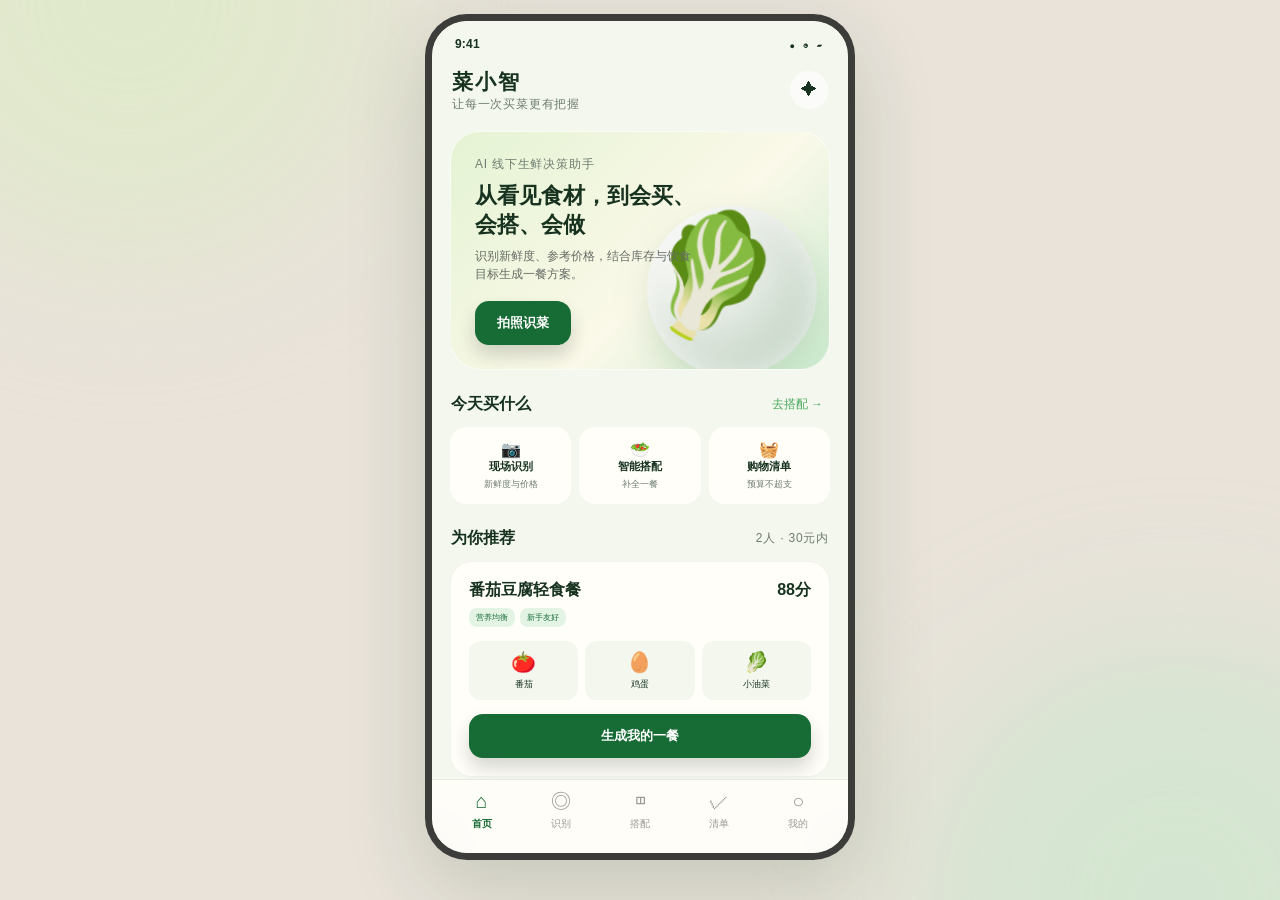
<file: web-demo/index.html>
<!doctype html>
<html lang="zh-CN">
<head>
  <meta charset="UTF-8" />
  <meta name="viewport" content="width=device-width, initial-scale=1.0, viewport-fit=cover" />
  <meta name="theme-color" content="#f4f7ee" />
  <meta name="description" content="菜小智——让AI从看见食材走向会买、会搭、会做" />
  <title>菜小智 VegiSmart · 交互演示</title>
  <link rel="stylesheet" href="./styles.css" />
</head>
<body>
  <div class="ambient ambient-a"></div>
  <div class="ambient ambient-b"></div>

  <main class="app-shell" aria-label="菜小智交互演示">
    <header class="status-bar">
      <span>9:41</span>
      <span class="status-icons">● ◔ ▰</span>
    </header>

    <section id="app" class="app-content" aria-live="polite"></section>

    <nav class="bottom-nav" aria-label="主导航">
      <button class="nav-item active" data-route="home" aria-label="首页">
        <span class="nav-icon">⌂</span><span>首页</span>
      </button>
      <button class="nav-item" data-route="recognize" aria-label="识别">
        <span class="nav-icon">◎</span><span>识别</span>
      </button>
      <button class="nav-item" data-route="pairing" aria-label="搭配">
        <span class="nav-icon">◫</span><span>搭配</span>
      </button>
      <button class="nav-item" data-route="list" aria-label="购物清单">
        <span class="nav-icon">✓</span><span>清单</span>
      </button>
      <button class="nav-item" data-route="profile" aria-label="我的">
        <span class="nav-icon">○</span><span>我的</span>
      </button>
    </nav>
  </main>

  <div id="toast" class="toast" role="status"></div>
  <div id="modal-root"></div>
  <script src="./app.js"></script>
</body>
</html>
</file>
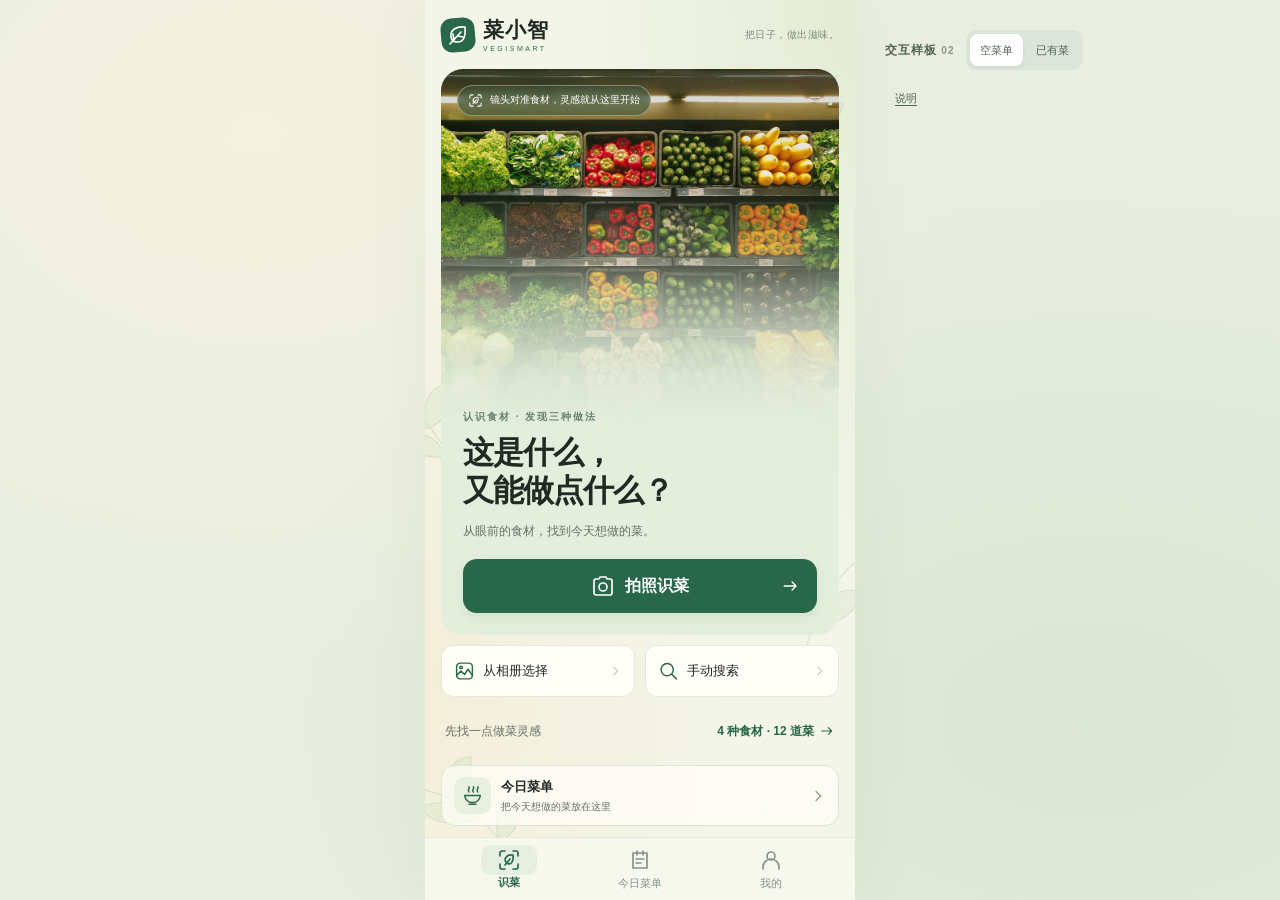
<file: web-demo/ui-preview/index.html>
<!doctype html>
<html lang="zh-CN">
<head>
<meta charset="utf-8"><meta name="viewport" content="width=device-width,initial-scale=1,viewport-fit=cover">
<meta name="theme-color" content="#f7f8f3"><title>菜小智 · 识菜首页</title>
<link rel="stylesheet" href="tokens.css?v=6"><link rel="stylesheet" href="styles.css?v=6"><link rel="stylesheet" href="pages.css?v=6">
</head>
<body>
<aside class="review-tools" aria-label="设计样板控制"><span>首页样板 <i>01</i></span><div role="group" aria-label="今日菜单预览状态"><button data-state="empty" aria-pressed="true">空菜单</button><button data-state="filled" aria-pressed="false">已有菜</button></div><button id="about-preview" aria-label="查看样板说明">说明</button></aside>
<div class="app">
<header class="brand"><a class="brand-name" href="#" aria-label="菜小智首页"><span class="brand-mark" data-icon="leaf"></span><span>菜小智<small>VEGISMART</small></span></a><span class="brand-note">把日子，做出滋味。</span></header>
<main id="home-page">
<section class="hero" aria-labelledby="hero-title">
<div class="hero-photo"><img src="assets/market.jpg" alt="菜市场中整齐摆放的绿叶菜、彩椒和其他新鲜蔬菜"><span class="photo-note"><span data-icon="scan"></span> 镜头对准食材，灵感就从这里开始</span></div>
<div class="hero-body"><span class="eyebrow">认识食材 · 发现三种做法</span><h1 id="hero-title">这是什么，<br>又能做点什么？</h1><p>从眼前的食材，找到今天想做的菜。</p><button class="primary" id="take-photo"><span data-icon="camera"></span>拍照识菜<span class="button-arrow" data-icon="arrow"></span></button></div>
</section>
<div class="secondary-actions"><button id="choose-photo"><span class="action-icon" data-icon="image"></span><span>从相册选择</span><span class="chevron" data-icon="chevron"></span></button><button id="open-search"><span class="action-icon" data-icon="search"></span><span>手动搜索</span><span class="chevron" data-icon="chevron"></span></button></div>
<button class="home-menu" id="view-menu"><span class="home-menu-icon" data-icon="bowl"></span><span><strong>今日菜单 <span id="menu-count"></span></strong><small id="menu-preview">把今天想做的菜放在这里</small></span><span data-icon="chevron"></span></button>
</main>
<main id="route-page" hidden tabindex="-1"></main>
<nav class="bottom-nav" aria-label="主导航"><button class="active" aria-current="page" id="nav-home"><span data-icon="scan"></span><span>识菜</span></button><button id="nav-menu"><span class="nav-icon-wrap"><span data-icon="menu"></span><b id="nav-badge" hidden>1</b></span><span>今日菜单</span></button><button id="nav-me"><span data-icon="user"></span><span>我的</span></button></nav>
</div>
<input id="camera-file" type="file" accept="image/*" capture="environment" hidden><input id="album-file" type="file" accept="image/*" hidden>
<dialog id="sheet" aria-labelledby="sheet-title"><div class="sheet-handle"></div><div class="sheet-heading"><h2 id="sheet-title"></h2><button id="close-sheet" aria-label="关闭弹层"><span data-icon="close"></span></button></div><div id="sheet-body"></div></dialog>
<div id="toast" role="status" aria-live="polite"></div><script src="data.js?v=6"></script><script src="photo-library.js?v=6"></script><script src="photo-match.js?v=6"></script><script src="api.js?v=6"></script><script src="app.js?v=6"></script>
</body></html>
</file>
<file: web-demo/styles.css>
:root {
  --bg: #f4f7ee;
  --surface: #fffef9;
  --surface-2: #edf3e5;
  --ink: #17321f;
  --muted: #6f7c70;
  --line: rgba(23, 50, 31, .09);
  --green: #48a95e;
  --green-deep: #176b35;
  --green-soft: #e3f4e5;
  --rose: #e15b4f;
  --rose-soft: #fce9e5;
  --amber: #d69a2d;
  --amber-soft: #fff2d7;
  --shadow: 0 28px 80px rgba(40, 75, 42, .18);
  --radius-xl: 30px;
  --radius-lg: 23px;
  --radius-md: 17px;
}

* { box-sizing: border-box; }

html, body {
  margin: 0;
  min-height: 100%;
  font-family: "SF Pro Display", "PingFang SC", "HarmonyOS Sans SC", "Microsoft YaHei", sans-serif;
  color: var(--ink);
  background: #e9e3da;
}

body {
  min-height: 100vh;
  display: grid;
  place-items: center;
  overflow-x: hidden;
}

button, input { font: inherit; }
button { -webkit-tap-highlight-color: transparent; }

.ambient {
  position: fixed;
  width: 40vw;
  aspect-ratio: 1;
  border-radius: 50%;
  filter: blur(80px);
  opacity: .5;
  pointer-events: none;
}
.ambient-a { background: #d9efbf; top: -20vw; left: -10vw; }
.ambient-b { background: #bfe7c7; right: -12vw; bottom: -20vw; }

.app-shell {
  position: relative;
  width: min(430px, 100vw);
  height: min(900px, 100vh);
  min-height: 680px;
  background: var(--bg);
  box-shadow: var(--shadow);
  overflow: hidden;
}

.status-bar {
  height: 38px;
  display: flex;
  justify-content: space-between;
  align-items: end;
  padding: 0 23px 8px;
  font-size: 12px;
  font-weight: 700;
  letter-spacing: .2px;
  position: relative;
  z-index: 20;
  background: linear-gradient(var(--bg) 75%, transparent);
}
.status-icons { font-size: 9px; letter-spacing: 3px; }

.app-content {
  height: calc(100% - 112px);
  overflow: auto;
  scrollbar-width: none;
  padding: 0 18px 28px;
}
.app-content::-webkit-scrollbar { display: none; }

.bottom-nav {
  position: absolute;
  z-index: 30;
  left: 0; right: 0; bottom: 0;
  height: 74px;
  display: grid;
  grid-template-columns: repeat(5, 1fr);
  padding: 8px 10px max(8px, env(safe-area-inset-bottom));
  border-top: 1px solid var(--line);
  background: rgba(255, 253, 249, .92);
  backdrop-filter: blur(18px);
}
.nav-item {
  border: 0;
  background: transparent;
  color: #999b96;
  display: flex;
  flex-direction: column;
  align-items: center;
  gap: 4px;
  font-size: 10px;
  cursor: pointer;
}
.nav-icon { font-size: 20px; line-height: 24px; }
.nav-item.active { color: var(--green-deep); font-weight: 700; }

.page-enter { animation: pageIn .35s cubic-bezier(.2,.75,.2,1); }
@keyframes pageIn { from { opacity: 0; transform: translateY(8px); } }

.topline, .section-title-row, .card-head, .routine-row, .product-row, .profile-row {
  display: flex;
  align-items: center;
  justify-content: space-between;
}
.topline { padding: 9px 2px 18px; }
.brand { font-family: "STSong", "Songti SC", serif; font-weight: 700; font-size: 21px; letter-spacing: 2px; }
.icon-button {
  border: 0;
  width: 38px; height: 38px;
  border-radius: 50%;
  background: rgba(255,255,255,.65);
  color: var(--ink);
  cursor: pointer;
}

.eyebrow { color: var(--muted); font-size: 12px; letter-spacing: .8px; }
h1 { font-size: 28px; margin: 0 0 6px; line-height: 1.22; letter-spacing: -.5px; }
h2 { font-size: 20px; margin: 0; letter-spacing: -.2px; }
h3 { font-size: 16px; margin: 0; }
p { margin: 0; }
.subtle { color: var(--muted); font-size: 13px; line-height: 1.6; }
.section-title-row { margin: 24px 1px 12px; }
.text-button { color: var(--green); border: 0; background: transparent; font-size: 12px; cursor: pointer; }

.hero-card {
  position: relative;
  overflow: hidden;
  min-height: 198px;
  padding: 24px;
  border-radius: var(--radius-xl);
  background: linear-gradient(135deg, #ebe3d8 0%, #f9f6f0 62%, #d8e1d9 100%);
  border: 1px solid rgba(255,255,255,.7);
}
.hero-card::after {
  content: "";
  position: absolute;
  width: 170px; height: 170px;
  border-radius: 50%;
  right: -38px; bottom: -60px;
  background: radial-gradient(circle at 35% 30%, rgba(255,255,255,.95), rgba(164,181,168,.55));
  box-shadow: inset 0 0 30px rgba(255,255,255,.7);
}
.hero-copy { position: relative; z-index: 2; width: 68%; }
.hero-title { font-size: 22px; font-weight: 750; margin: 8px 0 7px; line-height: 1.35; }
.hero-note { color: #666b65; font-size: 12px; line-height: 1.55; }
.primary-button {
  border: 0;
  background: var(--ink);
  color: white;
  height: 44px;
  padding: 0 22px;
  border-radius: 14px;
  font-size: 13px;
  font-weight: 700;
  cursor: pointer;
  box-shadow: 0 10px 18px rgba(30,33,30,.18);
}
.hero-card .primary-button { margin-top: 17px; }
.primary-button:active, .soft-button:active, .choice-chip:active { transform: scale(.98); }
.primary-button.full { width: 100%; margin-top: 14px; }
.primary-button.green { background: var(--green-deep); }
.primary-button[disabled] { opacity: .42; cursor: default; }

.surface-card {
  background: var(--surface);
  border: 1px solid rgba(30,33,30,.05);
  border-radius: var(--radius-lg);
  padding: 18px;
  box-shadow: 0 8px 24px rgba(68,59,47,.045);
}
.card-head { margin-bottom: 15px; }
.score-mini {
  width: 44px; height: 44px; border-radius: 50%;
  display: grid; place-items: center;
  background: conic-gradient(var(--green) 0 78%, #e7e2da 78%);
  position: relative; font-size: 12px; font-weight: 800;
}
.score-mini::after { content:""; position:absolute; inset:4px; background:var(--surface); border-radius:50%; }
.score-mini span { position:relative; z-index:1; }

.metric-grid { display: grid; grid-template-columns: repeat(4,1fr); gap: 7px; }
.metric {
  min-width: 0;
  padding: 11px 8px;
  border-radius: 14px;
  background: #f6f3ee;
}
.metric-label { font-size: 10px; color: var(--muted); }
.metric-value { font-size: 18px; font-weight: 800; margin: 5px 0 7px; }
.metric-bar { height: 3px; border-radius: 4px; background: #e2ddd5; overflow: hidden; }
.metric-bar i { display:block; height:100%; border-radius:4px; background:var(--green); }
.metric:nth-child(2) .metric-bar i { background: var(--rose); }
.metric:nth-child(3) .metric-bar i { background: var(--amber); }
.metric:nth-child(4) .metric-bar i { background: #778c83; }

.advice-card {
  display:flex; gap:12px; align-items:center;
  border-radius: 18px;
  padding: 14px;
  background: var(--amber-soft);
  color: #66513a;
}
.advice-icon { width:36px; height:36px; flex:0 0 36px; display:grid; place-items:center; border-radius:50%; background:rgba(255,255,255,.75); }
.advice-card strong { display:block; font-size:13px; margin-bottom:3px; }
.advice-card span { font-size:11px; line-height:1.45; }

.page-header { padding: 12px 2px 20px; }
.page-header .back { margin-bottom: 20px; margin-left: -3px; }
.back { border:0; background:transparent; font-size:24px; cursor:pointer; }

.steps { display:flex; align-items:center; margin: 4px 4px 24px; }
.step-dot { width:24px; height:24px; border-radius:50%; display:grid; place-items:center; background:#e5e0d9; color:#8b8b86; font-size:10px; font-weight:700; }
.step-dot.active, .step-dot.done { background:var(--green-deep); color:white; }
.step-line { flex:1; height:1px; background:#ded9d1; }
.step-line.done { background:var(--green); }

.scan-stage {
  min-height: 520px;
  display: flex;
  flex-direction: column;
}
.face-stage {
  position:relative;
  height: 315px;
  border-radius: 30px;
  overflow:hidden;
  display:grid;
  place-items:center;
  background: radial-gradient(circle at 50% 38%, #f8e9df, #d8c6bb 58%, #b5aaa2);
}
.face {
  position:relative;
  width:176px; height:235px;
  border-radius: 49% 49% 44% 44% / 42% 42% 58% 58%;
  background: linear-gradient(135deg,#f3d9c9,#dcae99);
  box-shadow: inset -18px -10px 35px rgba(116,70,56,.12), 0 18px 30px rgba(90,63,50,.16);
}
.face::before, .face::after {
  content:""; position:absolute; top:91px; width:28px; height:7px; border-radius:50%; background:#56453f;
}
.face::before { left:37px; } .face::after { right:37px; }
.nose { position:absolute; left:50%; top:102px; width:12px; height:36px; transform:translateX(-50%); border-right:2px solid rgba(97,61,50,.22); border-radius:50%; }
.mouth { position:absolute; left:50%; top:164px; width:42px; height:13px; transform:translateX(-50%); border-bottom:3px solid #a86465; border-radius:50%; }
.face-grid { position:absolute; inset:0; opacity:.55; background-image:radial-gradient(circle,rgba(255,255,255,.95) 1px, transparent 1.5px); background-size:17px 17px; mask-image:radial-gradient(ellipse 96px 125px at center,black 95%,transparent 100%); }
.face-frame { position:absolute; width:225px; height:278px; border:1.5px solid rgba(255,255,255,.9); border-radius:46%; }
.face-frame::before,.face-frame::after { content:""; position:absolute; width:24px; height:24px; border-color:white; }
.scan-line { position:absolute; left:68px; right:68px; height:1px; background:#e8fff1; box-shadow:0 0 12px #fff; top:20%; animation:scan 2.2s ease-in-out infinite alternate; display:none; }
.scanning .scan-line { display:block; }
@keyframes scan { to { top:82%; } }
.camera-note { position:absolute; bottom:15px; left:50%; transform:translateX(-50%); background:rgba(31,35,31,.72); color:white; padding:8px 13px; border-radius:20px; font-size:10px; white-space:nowrap; backdrop-filter:blur(8px); }

.tip-list { margin:18px 0 0; display:grid; gap:10px; }
.tip-item { display:flex; gap:10px; align-items:center; color:#5d625d; font-size:12px; }
.tip-check { width:22px; height:22px; display:grid; place-items:center; border-radius:50%; background:var(--green-soft); color:var(--green); font-weight:800; }

.question-card { padding: 21px; margin-bottom:12px; }
.question-card h3 { margin-bottom:13px; }
.choice-wrap { display:flex; flex-wrap:wrap; gap:8px; }
.choice-chip {
  border:1px solid var(--line);
  background:#f8f6f2;
  color:#5d615c;
  padding:9px 13px;
  border-radius:18px;
  font-size:12px;
  cursor:pointer;
}
.choice-chip.selected { background:var(--green-deep); color:white; border-color:var(--green-deep); }
.budget { display:grid; grid-template-columns:repeat(3,1fr); gap:8px; }

.loading-panel { text-align:center; padding-top:60px; }
.loading-orb {
  width:124px; height:124px; margin:0 auto 28px; border-radius:50%;
  background:radial-gradient(circle at 35% 30%,#fff,#dce7de 46%,#607969);
  animation:pulse 1.6s ease-in-out infinite;
}
@keyframes pulse { 50% { transform:scale(1.06); box-shadow:0 0 0 24px rgba(95,121,104,.06); } }
.loading-lines { display:grid; gap:11px; margin:28px 24px; }
.loading-row { display:flex; justify-content:space-between; font-size:12px; color:var(--muted); }
.loading-row.done { color:var(--green-deep); }

.result-hero {
  display:grid; grid-template-columns:118px 1fr; gap:18px; align-items:center;
  padding:22px; border-radius:28px; background:linear-gradient(145deg,#e5eee7,#fffaf3);
}
.big-score { width:112px; height:112px; border-radius:50%; display:grid; place-items:center; background:conic-gradient(var(--green-deep) 0 78%,rgba(255,255,255,.7) 78%); }
.big-score-inner { width:91px; height:91px; border-radius:50%; display:grid; place-items:center; background:#fbfaf6; }
.big-score strong { font-size:34px; line-height:1; }
.big-score small { font-size:9px; color:var(--muted); }
.result-hero h2 { margin-bottom:7px; }
.result-tag { display:inline-flex; margin-top:10px; padding:6px 9px; border-radius:12px; background:rgba(255,255,255,.75); color:var(--green-deep); font-size:10px; font-weight:700; }

.issue-list { display:grid; gap:10px; }
.issue {
  padding:16px;
  border-radius:18px;
  background:var(--surface);
  display:grid;
  grid-template-columns:42px 1fr auto;
  gap:12px;
  align-items:center;
}
.issue-rank { width:36px; height:36px; border-radius:12px; display:grid; place-items:center; background:var(--rose-soft); color:var(--rose); font-weight:800; }
.issue:nth-child(2) .issue-rank { background:var(--amber-soft); color:var(--amber); }
.issue:nth-child(3) .issue-rank { background:var(--green-soft); color:var(--green); }
.issue-name { font-size:13px; font-weight:700; }
.issue-desc { font-size:10px; color:var(--muted); margin-top:3px; }
.issue-score { font-size:16px; font-weight:800; }

.segmented { display:grid; grid-template-columns:1fr 1fr; background:#eae6df; padding:4px; border-radius:14px; margin:0 0 16px; }
.segment { border:0; background:transparent; height:36px; border-radius:11px; color:var(--muted); cursor:pointer; }
.segment.active { background:var(--surface); color:var(--ink); box-shadow:0 4px 10px rgba(60,50,40,.08); font-weight:700; }

.routine-list { position:relative; }
.routine-list::before { content:""; position:absolute; left:20px; top:31px; bottom:31px; width:1px; background:#dcd8d1; }
.routine-row { position:relative; justify-content:flex-start; gap:13px; padding:10px 0; }
.routine-num { position:relative; z-index:2; width:40px; height:40px; flex:0 0 40px; border-radius:14px; display:grid; place-items:center; background:var(--surface-2); font-size:12px; font-weight:800; }
.routine-copy { flex:1; }
.routine-copy strong { font-size:13px; }
.routine-copy p { color:var(--muted); font-size:10px; margin-top:4px; }
.routine-time { font-size:10px; color:var(--green); }

.safety-note { margin-top:16px; padding:14px; border-radius:16px; background:var(--rose-soft); color:#76534e; font-size:11px; line-height:1.55; }

.product-row { gap:13px; padding:12px 0; border-bottom:1px solid var(--line); }
.product-row:last-child { border-bottom:0; }
.product-image { width:52px; height:64px; flex:0 0 52px; border-radius:14px; background:linear-gradient(160deg,#efebe3,#d8e2da); display:grid; place-items:center; font-size:25px; }
.product-copy { flex:1; min-width:0; }
.product-copy strong { display:block; font-size:12px; }
.product-copy p { color:var(--muted); font-size:10px; margin:5px 0; white-space:nowrap; overflow:hidden; text-overflow:ellipsis; }
.product-meta { display:flex; gap:5px; }
.pill { display:inline-flex; padding:4px 7px; background:var(--green-soft); color:var(--green-deep); border-radius:8px; font-size:8px; }
.pill.risk { background:var(--amber-soft); color:#8b6637; }
.heart { border:0; background:transparent; color:#9b9c98; font-size:18px; cursor:pointer; }
.heart.saved { color:var(--rose); }

.progress-card { padding:20px 18px; }
.trend-number { font-size:31px; font-weight:800; }
.trend-number small { font-size:11px; color:var(--green); margin-left:5px; }
.chart { height:160px; margin-top:15px; position:relative; border-bottom:1px solid #dedad3; background:repeating-linear-gradient(to bottom,transparent 0 39px,rgba(30,33,30,.055) 40px); }
.chart svg { width:100%; height:100%; overflow:visible; }
.chart-labels { display:flex; justify-content:space-between; color:var(--muted); font-size:8px; margin-top:8px; }
.compare-grid { display:grid; grid-template-columns:1fr 1fr; gap:10px; }
.compare-photo { height:145px; border-radius:19px; background:radial-gradient(circle at 48% 43%,#e4bda9,#c5947d 45%,#836556); position:relative; overflow:hidden; }
.compare-photo::after { content:attr(data-label); position:absolute; bottom:8px; left:8px; padding:5px 8px; border-radius:9px; background:rgba(255,255,255,.72); font-size:9px; }
.compare-photo.after { filter:saturate(.87) brightness(1.07); }

.profile-hero { text-align:center; padding:18px 0 22px; }
.avatar { width:76px; height:76px; margin:0 auto 10px; border-radius:50%; display:grid; place-items:center; background:linear-gradient(145deg,#dbe5dd,#f3dfd2); font-size:31px; box-shadow:0 0 0 6px rgba(255,255,255,.65); }
.profile-hero h2 { margin-bottom:5px; }
.profile-row { padding:16px 2px; border-bottom:1px solid var(--line); font-size:13px; }
.profile-row span:last-child { color:var(--muted); font-size:12px; }
.privacy-card { background:var(--green-deep); color:white; }
.privacy-card .subtle { color:rgba(255,255,255,.68); }

.chat-fab {
  position:absolute; right:20px; bottom:88px; width:54px; height:54px; border:0; border-radius:50%; z-index:25;
  background:var(--green-deep); color:white; box-shadow:0 12px 24px rgba(52,74,59,.28); font-size:20px; cursor:pointer;
}
.modal-backdrop { position:fixed; inset:0; z-index:100; display:grid; place-items:end center; background:rgba(30,33,30,.28); backdrop-filter:blur(5px); }
.chat-sheet { width:min(430px,100%); height:min(650px,82vh); background:var(--bg); border-radius:30px 30px 0 0; padding:18px; display:flex; flex-direction:column; animation:sheetIn .3s ease; }
@keyframes sheetIn { from { transform:translateY(100%); } }
.sheet-handle { width:38px; height:4px; margin:0 auto 14px; border-radius:4px; background:#d1ccc4; }
.chat-head { display:flex; align-items:center; justify-content:space-between; margin-bottom:15px; }
.chat-messages { flex:1; overflow:auto; display:flex; flex-direction:column; gap:10px; padding:4px 0; }
.bubble { max-width:82%; border-radius:17px; padding:11px 13px; font-size:12px; line-height:1.55; background:white; }
.bubble.user { margin-left:auto; background:var(--green-deep); color:white; border-bottom-right-radius:5px; }
.bubble.ai { border-bottom-left-radius:5px; }
.quick-questions { display:flex; gap:7px; overflow:auto; padding:8px 0; }
.quick-question { border:1px solid var(--line); background:white; white-space:nowrap; border-radius:15px; padding:8px 10px; font-size:10px; cursor:pointer; }
.chat-input { display:flex; gap:8px; padding-top:8px; }
.chat-input input { flex:1; min-width:0; border:1px solid var(--line); background:white; border-radius:15px; padding:0 13px; outline:none; }
.chat-input button { width:45px; height:42px; border:0; border-radius:14px; background:var(--ink); color:white; cursor:pointer; }

.toast { position:fixed; z-index:200; left:50%; bottom:105px; transform:translate(-50%,20px); opacity:0; background:rgba(30,33,30,.9); color:white; padding:10px 15px; border-radius:18px; font-size:11px; transition:.25s; pointer-events:none; }
.toast.show { opacity:1; transform:translate(-50%,0); }

@media (min-width: 700px) {
  .app-shell { border-radius: 42px; border: 7px solid rgba(35,35,34,.88); height:min(880px,94vh); }
  .status-bar { border-radius: 34px 34px 0 0; }
}

@media (max-height: 720px) {
  .app-shell { min-height:100vh; }
  .face-stage { height:250px; }
}

/* VegiSmart 专属组件 */
.veg-hero {
  position: relative;
  min-height: 210px;
  overflow: hidden;
  padding: 24px;
  border-radius: 30px;
  background: linear-gradient(135deg, #e4f3d3 0%, #fbf9e9 58%, #ccebd0 100%);
}
.veg-hero::after {
  content: "🥬";
  position: absolute;
  right: 12px;
  bottom: -7px;
  font-size: 112px;
  transform: rotate(-9deg);
  filter: drop-shadow(0 15px 18px rgba(35, 92, 46, .18));
}
.veg-hero .hero-copy { width: 67%; }
.fresh-strip {
  display: grid;
  grid-template-columns: repeat(3, 1fr);
  gap: 8px;
}
.fresh-item {
  border: 0;
  color: var(--ink);
  padding: 13px 10px;
  border-radius: 16px;
  background: var(--surface);
  text-align: center;
}
.fresh-emoji { display: block; font-size: 28px; margin-bottom: 7px; }
.fresh-item strong { display: block; font-size: 11px; }
.fresh-item small { display: block; margin-top: 4px; color: var(--muted); font-size: 9px; }

.recognize-stage {
  height: 320px;
  border-radius: 30px;
  position: relative;
  display: grid;
  place-items: center;
  overflow: hidden;
  background: radial-gradient(circle at 50% 42%, #f8f4d2 0 22%, #d8e7bd 53%, #86a771 100%);
}
.tomato {
  width: 168px;
  height: 152px;
  position: relative;
  border-radius: 48% 52% 54% 46%;
  background: radial-gradient(circle at 35% 28%, #ff8f76 0 8%, #ed4b3e 35%, #bd271f 75%);
  box-shadow: inset -18px -16px 30px rgba(104, 19, 16, .24), 0 22px 35px rgba(65, 66, 36, .2);
}
.tomato::before {
  content: "✦";
  position: absolute;
  top: -34px;
  left: 50%;
  color: #287b39;
  font-size: 62px;
  transform: translateX(-50%) rotate(12deg);
}
.scan-frame {
  position: absolute;
  width: 255px;
  height: 235px;
  border: 2px solid rgba(255,255,255,.92);
  border-radius: 32px;
}
.recognize-stage .scan-line {
  left: 52px;
  right: 52px;
  display: block;
  background: #d8ffd8;
}
.scan-badge {
  position: absolute;
  bottom: 17px;
  left: 50%;
  transform: translateX(-50%);
  padding: 8px 13px;
  border-radius: 18px;
  color: white;
  background: rgba(20, 61, 31, .76);
  backdrop-filter: blur(8px);
  white-space: nowrap;
  font-size: 10px;
}
.recognition-result {
  display: grid;
  grid-template-columns: 92px 1fr;
  gap: 16px;
  align-items: center;
  padding: 18px;
  border-radius: 24px;
  background: linear-gradient(145deg, #e2f3dc, #fffdf2);
}
.mini-produce {
  height: 92px;
  display: grid;
  place-items: center;
  border-radius: 20px;
  background: #f3edc4;
  font-size: 55px;
}
.confidence { color: var(--green-deep); font-size: 10px; font-weight: 700; }
.fresh-score {
  display: grid;
  grid-template-columns: auto 1fr auto;
  gap: 12px;
  align-items: center;
  margin-top: 15px;
}
.fresh-score strong { font-size: 30px; color: var(--green-deep); }
.fresh-bar { height: 7px; overflow: hidden; border-radius: 8px; background: #e5e8de; }
.fresh-bar i { display: block; width: 96%; height: 100%; background: linear-gradient(90deg,#8fca5b,#35a853); }

.fact-grid { display: grid; grid-template-columns: 1fr 1fr; gap: 9px; }
.fact-card { padding: 14px; border-radius: 17px; background: var(--surface); }
.fact-card small { display:block; color:var(--muted); font-size:9px; }
.fact-card strong { display:block; margin-top:6px; font-size:14px; }

.ingredient-tray { display:flex; gap:9px; overflow:auto; padding:2px 0 4px; }
.ingredient-chip {
  min-width:76px;
  padding:12px 10px;
  text-align:center;
  border-radius:17px;
  background:var(--surface);
  border:1px solid var(--line);
}
.ingredient-chip span { display:block; font-size:27px; }
.ingredient-chip strong { display:block; margin-top:6px; font-size:10px; }
.ingredient-chip.add { color:var(--green-deep); border-style:dashed; cursor:pointer; }

.meal-card {
  padding: 18px;
  border-radius: 22px;
  background: var(--surface);
  margin-bottom: 11px;
  border: 1px solid rgba(23, 50, 31, .05);
}
.meal-head { display:flex; justify-content:space-between; gap:12px; align-items:flex-start; }
.meal-title { font-size:16px; font-weight:800; }
.meal-tags { display:flex; gap:5px; margin-top:7px; }
.meal-ingredients { display:grid; grid-template-columns:repeat(3,1fr); gap:7px; margin-top:14px; }
.meal-ingredient { padding:9px 6px; border-radius:12px; background:#f4f7ee; text-align:center; font-size:9px; }
.meal-ingredient span { display:block; font-size:20px; margin-bottom:4px; }

.shopping-summary {
  display:grid;
  grid-template-columns:1fr auto;
  gap:12px;
  align-items:end;
  padding:19px;
  border-radius:23px;
  color:white;
  background:linear-gradient(135deg,#1d743b,#419e56);
}
.shopping-summary strong { font-size:30px; }
.shopping-list { display:grid; gap:9px; }
.shopping-row {
  display:grid;
  grid-template-columns:34px 1fr auto;
  gap:11px;
  align-items:center;
  padding:13px;
  border-radius:17px;
  background:var(--surface);
  cursor:pointer;
}
.shopping-check {
  width:28px;height:28px;border-radius:10px;
  display:grid;place-items:center;
  border:1px solid #cad6c6;color:white;
}
.shopping-row.done .shopping-check { background:var(--green); border-color:var(--green); }
.shopping-row.done .shopping-name { text-decoration:line-through; color:var(--muted); }
.shopping-name { font-size:13px;font-weight:700; }
.shopping-note { margin-top:3px;color:var(--muted);font-size:9px; }
.shopping-price { font-size:13px;font-weight:800; }

.cook-hero {
  height:200px;
  padding:20px;
  border-radius:26px;
  position:relative;
  overflow:hidden;
  background:linear-gradient(135deg,#f9de9d,#f6b46f);
}
.cook-hero::after { content:"🍅"; position:absolute; right:9px; bottom:-13px; font-size:118px; }
.cook-hero > * { position:relative; z-index:1; }
.step-card { display:grid; grid-template-columns:42px 1fr; gap:12px; padding:14px 0; border-bottom:1px solid var(--line); }
.step-card:last-child { border-bottom:0; }
.step-number { width:38px;height:38px;border-radius:13px;display:grid;place-items:center;background:var(--green-soft);color:var(--green-deep);font-weight:800; }
.step-copy strong {font-size:13px;}
.step-copy p {font-size:11px;color:var(--muted);line-height:1.55;margin-top:5px;}
.timer-button {border:0;background:var(--amber-soft);color:#8b5f17;border-radius:11px;padding:6px 9px;font-size:9px;margin-top:7px;cursor:pointer;}

.diet-stats { display:grid;grid-template-columns:repeat(3,1fr);gap:8px; }
.diet-stat {text-align:center;padding:15px 8px;background:var(--surface);border-radius:17px;}
.diet-stat strong {display:block;font-size:20px;}
.diet-stat small {font-size:9px;color:var(--muted);}
.stock-row {display:flex;justify-content:space-between;align-items:center;padding:13px 0;border-bottom:1px solid var(--line);}
.stock-row:last-child{border-bottom:0;}
.stock-left{display:flex;align-items:center;gap:10px;}
.stock-icon{width:40px;height:40px;border-radius:13px;background:var(--green-soft);display:grid;place-items:center;font-size:22px;}
.expiry{font-size:9px;color:var(--rose);background:var(--rose-soft);padding:5px 8px;border-radius:9px;}

.soft-button {
  border: 1px solid var(--line);
  background: var(--surface);
  color: var(--ink);
  height: 44px;
  padding: 0 22px;
  border-radius: 14px;
  font-size: 13px;
  font-weight: 700;
  cursor: pointer;
}
.soft-button.full { width: 100%; margin-top: 10px; }
.sheet-backdrop {
  position: fixed;
  inset: 0;
  z-index: 100;
  display: grid;
  place-items: end center;
  background: rgba(18, 42, 24, .30);
  backdrop-filter: blur(5px);
}
.bottom-sheet {
  width: min(430px, 100%);
  max-height: 88vh;
  overflow: auto;
  padding: 16px 18px 28px;
  border-radius: 30px 30px 0 0;
  background: var(--bg);
  animation: sheetIn .3s ease;
}
.chat-sheet { height: min(650px, 82vh); }
.chat-log {
  height: 420px;
  overflow: auto;
  display: flex;
  flex-direction: column;
  gap: 10px;
  padding: 18px 0;
}
.chat-bubble {
  max-width: 82%;
  padding: 11px 13px;
  border-radius: 17px;
  background: white;
  font-size: 12px;
  line-height: 1.55;
}
.chat-bubble.user { align-self: flex-end; background: var(--green-deep); color: white; border-bottom-right-radius: 5px; }
.chat-bubble.bot { align-self: flex-start; border-bottom-left-radius: 5px; }
.quick-questions button {
  border: 1px solid var(--line);
  background: white;
  border-radius: 15px;
  padding: 8px 10px;
  white-space: nowrap;
  font-size: 10px;
}
.chat-input-row { display: flex; gap: 8px; }
.chat-input-row input { flex: 1; min-width: 0; border: 1px solid var(--line); background: white; border-radius: 15px; padding: 0 13px; outline: none; }
.chat-input-row button { width: 58px; height: 42px; border: 0; border-radius: 14px; background: var(--green-deep); color: white; }
</file>
<file: web-demo/ui-preview/tokens.css>
:root {
  --green:#286749; --green-dark:#20573c; --green-soft:#eaf2e9;
  --background:#f3f5e9; --surface:#fffef9; --ink:#202a23; --muted:#637067;
  --line:#e4e9e0; --radius:20px; --radius-small:14px;
  --space-page:22px; --space-section:28px; --button-height:54px;
  --font:"HarmonyOS Sans SC","PingFang SC","Microsoft YaHei",sans-serif;
}
</file>
<file: web-demo/ui-preview/styles.css>
*{box-sizing:border-box}body{margin:0;background:#e9eee7;color:var(--ink);font-family:var(--font);font-size:16px;-webkit-font-smoothing:antialiased}button,input{font:inherit}button,a{-webkit-tap-highlight-color:transparent}button{cursor:pointer;border:0;color:inherit;background:none}button:focus-visible,a:focus-visible{outline:3px solid #92b875;outline-offset:4px}button:active{transform:translateY(1px)}svg{width:24px;height:24px;display:block;fill:none;stroke:currentColor;stroke-width:1.65;stroke-linecap:round;stroke-linejoin:round}button:disabled{cursor:default;opacity:.55}.app{width:min(100%,430px);min-height:100dvh;margin:auto;background:var(--background);position:relative;padding-bottom:96px;box-shadow:0 0 70px #2547340b}.brand{display:flex;align-items:center;justify-content:space-between;padding:28px var(--space-page) 23px}.brand-name{display:flex;align-items:center;gap:9px;text-decoration:none;color:var(--ink);font-size:23px;font-weight:750;letter-spacing:1px;line-height:1.2}.brand-mark{display:grid;place-items:center;background:var(--green);color:white;border-radius:13px;width:42px;height:42px;transform:rotate(-5deg)}.brand-mark svg{width:29px;height:29px;transform:rotate(5deg)}.brand-name small{display:block;font-size:8px;font-weight:500;letter-spacing:2.5px;margin-top:5px;color:var(--green)}.brand-note{font-size:11px;color:#7b897d;letter-spacing:.5px}main{padding:0 var(--space-page)}.hero{overflow:hidden;border-radius:var(--radius);background:var(--green-soft);border:1px solid #dce6d9}.hero-photo{height:146px;position:relative;overflow:hidden}.hero-photo img{width:100%;height:100%;object-fit:cover;object-position:center 65%;display:block}.hero-photo:after{content:"";position:absolute;inset:0;background:linear-gradient(transparent 45%,#132a237a)}.photo-note{position:absolute;bottom:14px;left:20px;z-index:1;display:flex;align-items:center;gap:7px;font-size:11px;color:white;letter-spacing:1px}.photo-note svg{width:15px;height:15px}.hero-body{padding:20px 20px 18px}.eyebrow{font-size:10px;letter-spacing:2px;font-weight:600;color:#688170}.hero h1{font-size:25px;line-height:1.5;letter-spacing:-.8px;margin:6px 0 8px;font-weight:750}.hero p{font-size:14px;color:var(--muted);line-height:1.8;margin:0 0 19px}.primary{height:var(--button-height);display:flex;align-items:center;justify-content:center;gap:10px;width:100%;background:var(--green);color:white;border-radius:var(--radius-small);font-size:17px;font-weight:600;position:relative;transition:background .15s}.primary:hover{background:var(--green-dark)}.button-arrow{position:absolute;right:17px}.button-arrow svg{width:19px}.hero-footnote{display:block;text-align:center;margin-top:12px;font-size:10px;color:#7b8d7e;letter-spacing:.1px}.secondary-actions{display:grid;grid-template-columns:1fr 1fr;margin-top:14px;gap:12px}.secondary-actions button{display:flex;align-items:center;gap:10px;background:var(--surface);border:1px solid var(--line);border-radius:var(--radius-small);height:66px;padding:0 13px;font-size:13px;font-weight:550;white-space:nowrap}.action-icon{color:var(--green)}.action-icon svg{width:21px}.chevron{margin-left:auto;color:#98a399}.chevron svg{width:13px}.today{margin-top:var(--space-section)}.section-heading{display:flex;align-items:center;justify-content:space-between;margin-bottom:14px;gap:8px}.section-heading h2{margin:0;font-size:19px;letter-spacing:-.5px}.section-heading h2 span{font-size:12px;color:var(--muted);font-weight:400;margin-left:4px}.text-button{display:flex;align-items:center;justify-content:center;gap:5px;font-size:12px;color:var(--muted);min-height:44px;white-space:nowrap}.text-button svg{width:15px}.empty-menu{display:flex;gap:18px;align-items:center;min-height:123px;border:1px dashed #cfdccd;border-radius:var(--radius);padding:21px;background:#f0f4ed}.empty-illustration{width:55px;height:55px;border:1px solid #d6e2d3;border-radius:50%;display:grid;place-items:center;color:#74906c;flex-shrink:0;background:#e8f0e2}.empty-illustration svg{width:31px;height:31px}.empty-menu h3{font-size:15px;margin:0 0 7px;font-weight:550}.empty-menu p{font-size:12px;line-height:1.8;color:var(--muted);margin:0}.recipe-preview{width:100%;display:flex;align-items:center;padding:12px;gap:15px;border:1px solid var(--line);background:white;border-radius:var(--radius);text-align:left}.recipe-preview img{width:90px;height:90px;object-fit:cover;border-radius:13px}.recipe-copy{flex:1}.recipe-copy small{color:#7f8d7e;font-size:10px;letter-spacing:1px}.recipe-copy h3{font-size:16px;margin:6px 0}.recipe-copy p{font-size:12px;color:var(--muted);margin:0;line-height:1.7}.recipe-preview>svg{width:17px;color:#8f9d91}.closing-note{display:flex;align-items:center;justify-content:center;gap:10px;font-size:10px;color:#9ba597;letter-spacing:1px;margin:25px 0 15px}.closing-note span{width:20px;height:1px;background:#d9e0d5}.bottom-nav{position:fixed;bottom:0;left:50%;transform:translateX(-50%);width:min(100%,430px);display:grid;grid-template-columns:repeat(3,1fr);padding:11px 18px calc(11px + env(safe-area-inset-bottom));border-top:1px solid var(--line);background:#fcfdf9f5;backdrop-filter:blur(12px);z-index:5}.bottom-nav button{display:flex;flex-direction:column;align-items:center;justify-content:center;gap:5px;min-height:51px;color:#869187;font-size:11px}.bottom-nav button.active{color:var(--green);font-weight:650}.bottom-nav button.active>span:first-child{background:#e5eee0;border-radius:10px;padding:4px 19px;margin-top:-4px;margin-bottom:-4px}.nav-icon-wrap{position:relative}#nav-badge{position:absolute;right:-11px;top:-5px;font-size:9px;line-height:15px;min-width:15px;border-radius:10px;background:var(--green);color:white}#nav-badge[hidden]{display:none}.review-tools{position:fixed;top:30px;left:calc(50% + 245px);display:flex;align-items:center;flex-wrap:wrap;gap:12px;max-width:220px;color:#526452;font-size:12px}.review-tools>span{font-weight:600;letter-spacing:1px}.review-tools i{font-size:10px;color:#8a9989;font-style:normal}.review-tools [role=group]{display:flex;gap:3px;padding:4px;border-radius:11px;background:#dce5d9}.review-tools button{font-size:11px;min-height:32px;padding:6px 10px;border-radius:8px}.review-tools button[aria-pressed=true]{background:white;box-shadow:0 2px 4px #213e2410}#about-preview{text-decoration:underline;text-underline-offset:3px}dialog{border:0;position:fixed;inset:auto 0 0;margin:0 auto;width:min(100%,430px);max-width:430px;max-height:85dvh;border-radius:25px 25px 0 0;padding:12px 24px max(28px,env(safe-area-inset-bottom));color:var(--ink);background:var(--background);box-shadow:0 -10px 60px #1339211a}dialog::backdrop{background:#13231866;backdrop-filter:blur(3px)}.sheet-handle{width:34px;height:4px;border-radius:4px;background:#ccd6c8;margin:0 auto 12px}.sheet-heading{display:flex;align-items:center;justify-content:space-between;gap:10px;margin-bottom:15px}.sheet-heading h2{font-size:21px;margin:0}#close-sheet{width:44px;height:44px;display:grid;place-items:center}#sheet-body p{font-size:14px;line-height:1.85;color:var(--muted)}#sheet-body .tag{color:var(--green);font-size:11px;letter-spacing:1px}#sheet-body img.chosen-photo{width:100%;max-height:260px;object-fit:contain;border-radius:16px;background:#e9eee4}.search-field{display:flex;align-items:center;gap:12px;background:white;border:1px solid #c8d8c5;border-radius:13px;padding:0 14px;height:54px;color:var(--green)}.search-field input{min-width:0;width:100%;border:0;background:none;outline:none;color:var(--ink);font-size:16px}.suggestions{display:flex;gap:9px;margin:16px 0 22px}.suggestions button{border:1px solid var(--line);background:white;padding:10px 15px;border-radius:20px;font-size:13px}#search-feedback{min-height:24px}#toast{position:fixed;z-index:20;bottom:105px;left:50%;transform:translateX(-50%);width:max-content;max-width:calc(100% - 40px);padding:12px 18px;color:white;background:#233d2eee;border-radius:12px;font-size:13px;opacity:0;pointer-events:none;transition:opacity .15s}#toast.visible{opacity:1}.preview-disclaimer{border-left:2px solid #c2d4b7;padding-left:12px}#sheet-body a{color:var(--green)}.outline-button{min-height:46px;border:1px solid #cfdac9;border-radius:12px;width:100%;margin-top:12px}.row-action{display:flex;justify-content:space-between;align-items:center;padding:14px 0;border-bottom:1px solid var(--line);font-size:14px}.row-action button{font-size:12px;color:var(--green);min-height:44px}
@media(max-width:900px){.review-tools{position:relative;left:auto;top:auto;max-width:430px;margin:auto;padding:8px 18px;gap:8px;justify-content:space-between;background:#e6ede1}.review-tools [role=group]{padding:2px}.review-tools button{min-height:28px;padding:4px 9px}.app{min-height:calc(100dvh - 48px)}}
@media(max-width:370px){:root{--space-page:18px}.brand-note{font-size:10px}.hero h1{font-size:23px}.hero-body{padding:20px 17px 18px}.secondary-actions button{padding:0 10px;gap:7px;font-size:12px}.hero-photo{height:145px}.empty-menu{gap:12px;padding:17px}.empty-menu p{font-size:11px}}
@media(prefers-reduced-motion:reduce){*{transition:none!important;scroll-behavior:auto!important}}

@media(max-width:900px) and (max-height:880px){
 .brand{padding-top:20px;padding-bottom:17px}
 .hero-photo{height:120px}
 .hero-body{padding-top:16px;padding-bottom:17px}
 .hero h1{font-size:24px;line-height:1.3}
 .hero p{font-size:13px;line-height:1.6;margin-bottom:15px}
 .hero-footnote{display:none}
 .today{margin-top:21px}
 .closing-note{margin-top:18px}
}

/* 淡植物纹样只作背景装饰，照片与主要操作保留清晰的对比。 */
body {
  background: radial-gradient(ellipse at 20% 15%, #f3f1df 0, transparent 50%),
              radial-gradient(ellipse at 85% 80%, #dae7d4 0, transparent 55%), #e8eee0;
}
.app {
  background-image: url('assets/botanical-pattern.svg'),
    radial-gradient(ellipse at 100% 0, #e3ecd5 0, transparent 48%),
    radial-gradient(ellipse at 0 75%, #f4eed9 0, transparent 50%);
  background-size: 430px 820px, 100% 100%, 100% 100%;
  background-position: center top;
  background-repeat: repeat-y, no-repeat, no-repeat;
  background-color: var(--background);
}
.hero { background: linear-gradient(125deg, #f0f4e5, #e5efdf); }
.empty-menu { background: #edf3e3d9; }
.recipe-preview { background: var(--surface); }
.bottom-nav { background: #f6f8eef5; }
</file>
<file: web-demo/ui-preview/pages.css>
/* 四页交互共用现有颜色与间距，细节页沿用同一张浅植物背景。 */
[hidden] { display:none !important; }
.demo-entry { display:block; margin:10px auto -9px; min-height:36px; font-size:12px; color:var(--green); text-decoration:underline; text-underline-offset:4px; }
.page-header { display:flex; align-items:center; justify-content:space-between; height:76px; font-size:15px; }
.page-header button { width:44px; height:44px; display:grid; place-items:center; border-radius:50%; background:#fffef9b8; }
.page-header button svg { transform:rotate(180deg); width:20px; }
.demo-label { font-size:10px; color:var(--green); padding:5px 8px; background:#e2ecd9; border-radius:6px; }
.page-intro { margin:13px 0 25px; }
.page-intro h1,.recipe-title h1 { margin:10px 0; font-size:30px; letter-spacing:-1px; }
.page-intro p,.recipe-title p { color:var(--muted); font-size:13px; line-height:1.8; margin:0; }
.ingredient-card,.content-card { background:var(--surface); border:1px solid var(--line); border-radius:20px; padding:22px 19px; margin-bottom:18px; }
.ingredient-title { display:flex; gap:12px; align-items:center; margin-bottom:14px; }
.ingredient-title h2 { font-size:23px; margin:0 0 4px; }
.ingredient-title p { font-size:11px; color:var(--muted); margin:0; }
.ingredient-title button { margin-left:auto; }
.ingredient-emblem { width:45px; height:52px; border-radius:24px 24px 8px 8px; display:grid; place-items:center; background:#e6edda; color:var(--green); }
.ingredient-emblem svg { width:30px; height:30px; }
.small-note { font-size:11px; line-height:1.7; color:var(--muted); }
dl { margin:18px 0 10px; }
dl>div { display:grid; grid-template-columns:66px 1fr; gap:10px; font-size:13px; line-height:1.8; margin:12px 0; }
dt { color:#85917e; } dd { margin:0; }
details { border-top:1px solid var(--line); padding-top:15px; margin-top:18px; }
summary { cursor:pointer; font-size:12px; color:var(--green); padding:7px 0; }
details p,.content-card p { font-size:13px; line-height:1.9; color:var(--muted); }
.recommendations-heading { margin-top:30px; }
.dish-card { display:block; width:100%; padding:0; text-align:left; overflow:hidden; background:var(--surface); border:1px solid var(--line); border-radius:20px; margin-bottom:18px; }
.dish-photo { position:relative; height:185px; overflow:hidden; }
.dish-photo img { width:100%; height:100%; object-fit:cover; object-position:center 48%; }
.dish-photo>span { position:absolute; bottom:12px; left:15px; background:#fffdf1ed; padding:6px 10px; border-radius:7px; font-size:10px; color:var(--green); letter-spacing:1px; }
.dish-copy { padding:16px 18px 19px; }
.dish-copy h3 { margin:0; font-size:19px; display:flex; justify-content:space-between; align-items:center; }
.dish-copy h3 svg { width:20px; color:var(--green); }
.dish-copy p { font-size:12px; color:var(--muted); line-height:1.8; margin:7px 0 11px; }
.pairing { font-size:10px; color:#6e8164; padding:5px 9px; background:#f0f3e8; border-radius:5px; }
.page-note { text-align:center; color:#7f8b79; font-size:10px; line-height:1.9; margin:25px 0 10px; }
.recipe-cover { position:relative; height:245px; border-radius:20px; overflow:hidden; }
.recipe-cover>img { width:100%; height:100%; object-fit:cover; }
.photo-credit { position:absolute; bottom:10px; right:12px; font-size:9px; color:white; background:#243c2eaa; border-radius:4px; padding:4px 7px; }
.recipe-title { padding:23px 1px 19px; }
.recipe-meta { display:flex; gap:10px; margin-top:15px; }
.recipe-meta span { font-size:11px; border:1px solid #d2ddc7; color:var(--green); padding:6px 10px; border-radius:7px; }
.recipe-sections { display:flex; gap:25px; border-bottom:1px solid #d8e1cd; margin-bottom:22px; }
.recipe-sections button { font-size:13px; height:45px; padding:0 3px; color:var(--green); }
.content-card h2,.story-card h2 { font-size:19px; margin:0; }
.content-card .section-heading { margin-bottom:8px; }
.content-card>.small-note { font-size:11px; margin:0; }
.ingredient-group { font-size:11px; color:#819177; letter-spacing:2px; margin:21px 0 5px; }
.ingredient-row { display:flex; align-items:center; justify-content:space-between; gap:15px; width:100%; min-height:49px; text-align:left; border-bottom:1px solid #eef0e7; padding:10px 0; font-size:14px; }
.ingredient-row>span:last-child { display:flex; align-items:center; gap:7px; color:var(--muted); font-size:12px; text-align:right; }
.ingredient-row svg { width:13px; height:13px; flex-shrink:0; color:#9aab8f; }
.steps { list-style:none; padding:0; margin:23px 0 0; }
.steps li { display:flex; gap:15px; margin:0 0 24px; }
.steps li:last-child { margin-bottom:0; }
.step-number { font-size:13px; color:var(--green); background:#eaf0df; width:31px; height:31px; display:grid; place-items:center; border-radius:50%; flex-shrink:0; }
.steps h3 { font-size:15px; margin:4px 0 7px; }.steps p { margin:0; }
.story-card { padding:24px 20px; background:#ecefdc; border:1px solid #dfe5cf; border-radius:3px 20px 20px 20px; }
.story-card h2 { margin-top:10px; }.story-card p { font-size:13px; line-height:2; color:#53624c; }
.story-card a { font-size:10px; color:var(--green); line-height:1.8; }
.recipe-cta { position:fixed; bottom:0; left:50%; transform:translateX(-50%); width:min(100%,430px); padding:12px 22px max(16px,env(safe-area-inset-bottom)); background:#f6f8eef5; border-top:1px solid var(--line); z-index:5; }
.detail-mode { padding-bottom:115px; }.recipe-cta .primary { font-size:15px; }
.count-pill { font-size:12px; background:#e1ebd6; color:var(--green); padding:6px 10px; border-radius:8px; margin-left:13px; vertical-align:middle; letter-spacing:0; }
.menu-item { border:1px solid var(--line); background:var(--surface); border-radius:20px; margin-bottom:15px; overflow:hidden; }
.menu-item .recipe-preview { border:0; border-radius:0; }
.menu-item-foot { display:flex; align-items:center; justify-content:space-between; padding:0 16px 3px; border-top:1px solid #edf0e5; font-size:10px; color:#87917d; }
.menu-item-foot button { min-height:42px; color:#7b6352; font-size:12px; }
.outline-button { display:flex; align-items:center; justify-content:center; gap:10px; color:var(--green); font-size:14px; }
.outline-button svg { width:18px; }.empty-cta { margin-top:22px; font-size:15px; }
#toast.visible { pointer-events:auto; }#toast button { color:#e1efc8; text-decoration:underline; font-size:13px; margin-left:15px; padding:6px; }
section[id] { scroll-margin-top:20px; }
@media(max-width:370px) { .recipe-cover{height:220px}.ingredient-card,.content-card{padding:19px 16px}.recommendations-heading h2{font-size:18px}.recommendations-heading .small-note{font-size:10px} }

/* 手机应用密度：操作保持 44px 触控区域，压缩装饰、图片和区块留白。 */
:root { --space-page:16px; --space-section:18px; --button-height:48px; --radius:16px; --radius-small:12px; }
.app { padding-bottom:84px; background-size:430px 1000px,100% 100%,100% 100%; }
.brand { padding:17px 16px 15px; }
.brand-name { font-size:21px; gap:8px; }
.brand-mark { width:34px; height:34px; border-radius:11px; }
.brand-mark svg { width:24px; height:24px; }
.brand-name small { font-size:7px; margin-top:3px; }
.brand-note { font-size:10px; }
.hero { position:relative; border:0; background:#e4eedc; }
.hero-photo { position:absolute; right:0; top:0; width:44%; height:169px; border-radius:0 16px 0 65px; }
.hero-photo img { object-position:65% center; }
.hero-photo:after { background:linear-gradient(90deg,#e4eedc,transparent 45%),linear-gradient(0deg,#e4eedc,transparent 45%); }
.photo-note { display:none; }
.hero-body { position:relative; padding:19px 16px 15px; }
.hero .eyebrow { font-size:10px; letter-spacing:1px; }
.hero h1 { max-width:205px; font-size:23px; line-height:1.35; letter-spacing:-.7px; margin:10px 0 8px; }
.hero p { font-size:12px; line-height:1.7; margin:0 0 23px; max-width:220px; }
.hero .primary { box-shadow:0 4px 12px #28674918; font-size:16px; }
.hero-footnote { display:none; }
.secondary-actions { margin-top:10px; gap:10px; }
.secondary-actions button { height:54px; padding:0 12px; font-size:13px; gap:8px; }
.demo-entry { margin:3px auto -5px; min-height:36px; font-size:11px; }
.today { margin-top:14px; }
.section-heading { margin-bottom:9px; }
.section-heading h2 { font-size:17px; letter-spacing:0; }
.empty-menu { min-height:99px; padding:16px; border-radius:14px; }
.empty-menu p br { display:none; }
.empty-illustration { width:46px; height:46px; }
.recipe-preview { padding:10px; gap:12px; border-radius:14px; }
.recipe-preview img { width:72px; height:72px; border-radius:10px; }
.recipe-copy h3 { font-size:15px; margin:4px 0; }
.closing-note { margin:17px 0 10px; font-size:10px; }
.bottom-nav { padding:6px 18px calc(6px + env(safe-area-inset-bottom)); }
.bottom-nav button { min-height:50px; gap:4px; }
.bottom-nav button.active>span:first-child { padding:3px 16px; }
.page-header { height:56px; font-weight:600; }
.page-header button { background:transparent; margin-left:-8px; }
.page-intro { margin:7px 0 17px; }
.page-intro h1 { font-size:25px; margin:5px 0; }
.page-intro .eyebrow { font-size:9px; letter-spacing:1px; }
.page-intro p { font-size:12px; }
/* 结果页让食材本身担任标题，避免连续三层页头。 */
.page-header + .page-intro { display:none; }
.ingredient-card { padding:15px; border-radius:16px; margin:3px 0 16px; border-top:3px solid #749565; }
.ingredient-title { margin-bottom:7px; gap:10px; }
.ingredient-title h2 { font-size:22px; }
.ingredient-emblem { width:38px; height:42px; }
.ingredient-emblem svg { width:25px; height:25px; }
.ingredient-card>.small-note { display:block; font-size:10px; }
dl { margin:10px 0 5px; display:grid; grid-template-columns:1fr 1fr; column-gap:14px; }
dl>div { margin:4px 0; gap:8px; font-size:12px; line-height:1.65; grid-template-columns:auto 1fr; }
dl>div:nth-child(2),dl>div:nth-child(4),dl>div:nth-child(5) { grid-column:1/-1; }
dl>div:nth-child(3) { grid-column:2; grid-row:1; }
dt { color:#72836c; white-space:nowrap; }
details { padding-top:4px; margin-top:9px; }
summary { min-height:36px; display:flex; align-items:center; justify-content:space-between; padding:4px 0; }
summary:after { content:'＋'; font-size:17px; }
details[open] summary:after { content:'−'; }
.recommendations-heading { margin-top:17px; margin-bottom:10px; }
.dish-card { display:flex; align-items:stretch; border-radius:14px; padding:9px; gap:12px; margin-bottom:10px; }
.dish-photo { width:100px; height:104px; flex-shrink:0; border-radius:10px; }
.dish-photo>span { left:5px; bottom:5px; padding:3px 5px; font-size:9px; letter-spacing:0; }
.dish-copy { padding:5px 2px 4px 0; flex:1; min-width:0; }
.dish-copy h3 { font-size:16px; line-height:1.6; }
.dish-copy h3 svg { width:16px; }
.dish-copy p { font-size:11px; line-height:1.65; margin:5px 0 8px; }
.pairing { font-size:10px; padding:3px 6px; }
.page-note { margin:16px 0 8px; }
.recipe-cover { height:174px; border-radius:14px; }
.recipe-title { padding:15px 1px 10px; }
.recipe-title h1 { font-size:25px; margin:6px 0; }
.recipe-title .eyebrow { font-size:9px; }
.recipe-title p { font-size:12px; }
.recipe-meta { margin-top:10px; gap:7px; }
.recipe-meta span { padding:4px 8px; font-size:10px; }
.recipe-sections { gap:0; justify-content:space-around; margin-bottom:13px; }
.recipe-sections button { flex:1; min-height:44px; font-weight:600; }
.recipe-sections button:hover { background:#e6eddc; }
.content-card { padding:16px; border-radius:14px; margin-bottom:12px; }
.content-card h2,.story-card h2 { font-size:17px; }
.ingredient-group { margin:13px 0 2px; font-size:10px; }
.ingredient-row { min-height:44px; padding:8px 0; font-size:13px; }
.steps { margin-top:17px; }.steps li { gap:11px; margin-bottom:18px; }
.steps h3 { font-size:14px; margin:3px 0 5px; }.steps p { font-size:12px; line-height:1.85; }
.step-number { width:27px; height:27px; font-size:11px; }
.story-card { padding:18px 16px; }.story-card p { font-size:12px; line-height:1.9; }
.recipe-cta { padding:9px 16px max(10px,env(safe-area-inset-bottom)); }
.detail-mode { padding-bottom:86px; }
.menu-item { border-radius:14px; margin-bottom:10px; }
.menu-item-foot { padding:0 12px; }.menu-item-foot button { min-height:36px; }
.count-pill { font-size:11px; padding:4px 8px; }
@media(max-width:900px) { .review-tools { display:none; }.app { min-height:100dvh; } }
@media(max-width:370px) { .hero h1{font-size:22px}.dish-photo{width:91px}.dish-copy h3{font-size:15px}.dish-card{gap:10px}.pairing{font-size:9px} }

/* 概览留在一屏，细节按需弹出；内容分页而不是靠裁切隐藏。 */
.ingredient-summary { font-size:12px; line-height:1.7; color:var(--muted); margin:8px 0 2px; }
.ingredient-bottom { display:flex; align-items:center; justify-content:space-between; border-top:1px solid var(--line); margin-top:10px; }
.ingredient-bottom .text-button { color:var(--green); }
.ingredient-card { padding-bottom:4px; margin-bottom:12px; }
.recommendations-heading { margin-top:12px; }
.dish-photo { height:90px; width:90px; }
.dish-copy { padding-top:1px; }
.dish-copy p { margin:3px 0 6px; }
.recipe-cover { height:clamp(126px,23dvh,220px); }
.recipe-entry-list { background:var(--surface); border:1px solid var(--line); border-radius:16px; padding:0 14px; margin-top:5px; }
.recipe-entry-list>button { display:flex; width:100%; align-items:center; gap:12px; padding:12px 0; text-align:left; min-height:65px; }
.recipe-entry-list>button+button { border-top:1px solid var(--line); }
.entry-symbol { display:grid; place-items:center; width:36px; height:36px; border-radius:11px; background:#eaf0df; color:var(--green); }
.entry-symbol svg { width:21px; height:21px; }
.recipe-entry-list strong { display:block; font-size:14px; font-weight:600; }
.recipe-entry-list small { display:block; color:var(--muted); font-size:11px; margin-top:4px; }
.recipe-entry-list>button>svg { margin-left:auto; width:16px; color:#819177; }
.recipe-entry-list>button:hover { background:#f1f5e9; }
.sheet-pager { display:flex; align-items:center; justify-content:space-between; gap:12px; margin-top:16px; padding-top:12px; border-top:1px solid var(--line); }
.sheet-pager button { min-width:86px; min-height:44px; background:#e5eddc; color:var(--green); border-radius:11px; font-size:13px; }
.sheet-pager button:last-child { background:var(--green); color:white; }
.sheet-pager button:disabled { opacity:.35; }
.sheet-pager>span { font-size:12px; color:var(--muted); }
dialog { padding:10px 20px max(20px,env(safe-area-inset-bottom)); max-height:90dvh; }
.sheet-heading { margin-bottom:4px; }.sheet-heading h2 { font-size:20px; }
#sheet-body .sheet-context { margin:0 0 15px; font-size:12px; }
.material-page { min-height:204px; }
.material-page .ingredient-row { min-height:51px; }
.material-page .ingredient-row small { font-size:10px; color:#89967e; margin-left:8px; }
.material-page .ingredient-row>span:last-child { max-width:58%; }
.step-progress { display:flex; gap:6px; margin:16px 0 23px; }
.step-progress span { flex:1; height:4px; background:#dfe7d6; border-radius:3px; }
.step-progress .complete { background:var(--green); }
.single-step { min-height:180px; padding:19px 17px; background:#eaf0df; border-radius:14px; }
.single-step h3 { font-size:23px; margin:12px 0 10px; }
#sheet-body .single-step p { margin:0; font-size:15px; line-height:1.9; color:#40553b; }
.knowledge-page { padding:8px 0; }.knowledge-page h3 { font-size:15px; margin:12px 0 6px; }
#sheet-body .knowledge-page p { margin:6px 0 14px; line-height:1.85; }
.source-link { display:block; font-size:12px; line-height:1.8; padding:10px 0; }
body:has(dialog[open]) { overflow:hidden; }
.app:has(#route-page:not([hidden]) .recommendations) { padding-bottom:10px; }
@media(max-height:720px) {
  .app { padding-bottom:72px; }
  .dish-card { margin-bottom:8px; padding:8px; }.dish-photo { height:84px; width:84px; }
  .brand { padding-top:12px; padding-bottom:12px; }
  .hero-body { padding-top:14px; padding-bottom:12px; }.hero p { margin-bottom:15px; }
  .closing-note { display:none; }
  .recipe-title { padding-top:10px; padding-bottom:8px; }
  .recipe-title h1 { margin:4px 0; }.recipe-meta{margin-top:7px;}
  .recipe-entry-list>button { min-height:59px; padding:9px 0; }
  .page-note { margin-top:10px; font-size:9px; }
  .page-intro { margin-bottom:12px; }.page-intro>.eyebrow { display:none; }
  .menu-item-foot button { min-height:32px; }
  .menu-list + .sheet-pager { margin-top:8px; padding-top:7px; }
  .single-step { min-height:155px; }
  #sheet-body img.chosen-photo { max-height:24dvh; }
}

/* 首页把可用高度交给识菜，菜单只保留一行入口。 */
.home-mode { height:100dvh; min-height:640px; display:flex; flex-direction:column; padding-bottom:calc(74px + env(safe-area-inset-bottom)); }
.home-mode .brand { flex-shrink:0; }
#home-page { display:flex; flex-direction:column; flex:1; min-height:0; gap:10px; }
.home-mode .hero { flex:1; min-height:260px; border-radius:22px; background:#e4eedc; }
.home-mode .hero-photo { inset:0 0 auto; width:100%; height:64%; border-radius:0; }
.home-mode .hero-photo img { object-position:center 62%; }
.home-mode .hero-photo:after { background:linear-gradient(180deg,#20382725,transparent 30%,#e4eedc 100%); }
.home-mode .photo-note { display:flex; top:16px; bottom:auto; left:16px; padding:7px 10px; border:1px solid #ffffff55; border-radius:20px; background:#24462b88; backdrop-filter:blur(8px); font-size:10px; letter-spacing:0; }
.home-mode .hero-body { height:100%; display:flex; flex-direction:column; justify-content:flex-end; padding:22px; background:linear-gradient(180deg,transparent 35%,#e4eedcbb 54%,#e4eedc 72%); }
.home-mode .hero .eyebrow { font-size:10px; letter-spacing:2px; }
.home-mode .hero h1 { font-size:31px; line-height:1.23; max-width:none; margin:10px 0; letter-spacing:-1px; }
.home-mode .hero p { max-width:none; font-size:12px; margin:0 0 18px; }
.home-mode .hero .primary { height:54px; flex-shrink:0; border-radius:14px; }
.home-mode .secondary-actions { margin:0; flex-shrink:0; }
.home-mode .secondary-actions button { height:52px; }
.home-mode .demo-entry { min-height:48px; width:100%; margin:0; padding:0 4px; display:flex; justify-content:space-between; align-items:center; text-decoration:none; flex-shrink:0; }
.demo-entry>span { font-size:12px; color:var(--muted); }
.demo-entry>strong { display:flex; align-items:center; gap:5px; font-size:12px; font-weight:600; }
.demo-entry svg { width:16px; height:16px; }
.home-menu { flex-shrink:0; display:flex; align-items:center; gap:10px; width:100%; text-align:left; padding:11px 12px; min-height:60px; border:1px solid #dce4d3; border-radius:14px; background:#fffef9bb; }
.home-menu-icon { color:var(--green); background:#eaf0df; padding:8px; border-radius:10px; }
.home-menu-icon svg { width:21px; height:21px; }
.home-menu>span:nth-child(2) { flex:1; min-width:0; }
.home-menu strong { display:block; font-size:13px; font-weight:600; }
.home-menu #menu-count { font-size:10px; color:var(--green); font-weight:400; }
.home-menu small { display:block; font-size:10px; color:var(--muted); margin-top:4px; white-space:nowrap; overflow:hidden; text-overflow:ellipsis; }
.home-menu>span:last-child svg { width:16px; height:16px; color:#819177; }
.example-grid { display:grid; grid-template-columns:1fr 1fr; gap:12px; margin:16px 0; }
.example-grid button { padding:0; overflow:hidden; border:1px solid #dce4d3; background:#fffef9; border-radius:16px; text-align:left; }
.example-grid img { width:100%; height:100px; object-fit:cover; display:block; }
.example-grid button>span { display:block; padding:10px 12px; }
.example-grid strong { display:block; font-size:16px; }
.example-grid small { display:flex; justify-content:space-between; align-items:center; margin-top:6px; color:var(--muted); font-size:10px; }
.example-grid svg { width:14px; height:14px; }
.suggestions { gap:6px; }
.suggestions button { flex:1; padding:10px 7px; font-size:12px; }
.analysis-state { padding:24px 0; text-align:center; }
.analysis-state h3 { font-size:18px; margin:18px 0 10px; }
.analysis-symbol { display:grid; place-items:center; width:64px; height:64px; margin:auto; border-radius:50%; background:#e1ead4; color:var(--green); animation:breathe 1.8s ease-in-out infinite; }
.analysis-symbol svg { width:32px; height:32px; }
@keyframes breathe { 50% { transform:scale(1.08); background:#d1e2bf; } }
@media(prefers-reduced-motion:reduce) { .analysis-symbol { animation:none; } }
@media(max-height:720px) {
  .home-mode { min-height:0; padding-bottom:70px; }
  #home-page { gap:7px; }
  .home-mode .hero-body { padding:16px; }
  .home-mode .hero h1 { font-size:26px; margin:7px 0; }
  .home-mode .hero p { margin-bottom:12px; font-size:11px; }
  .home-mode .hero .primary { height:48px; }
  .home-mode .demo-entry { min-height:42px; }
  .home-mode .photo-note { top:12px; left:12px; }
  .example-grid img { height:82px; }
}
</file>
